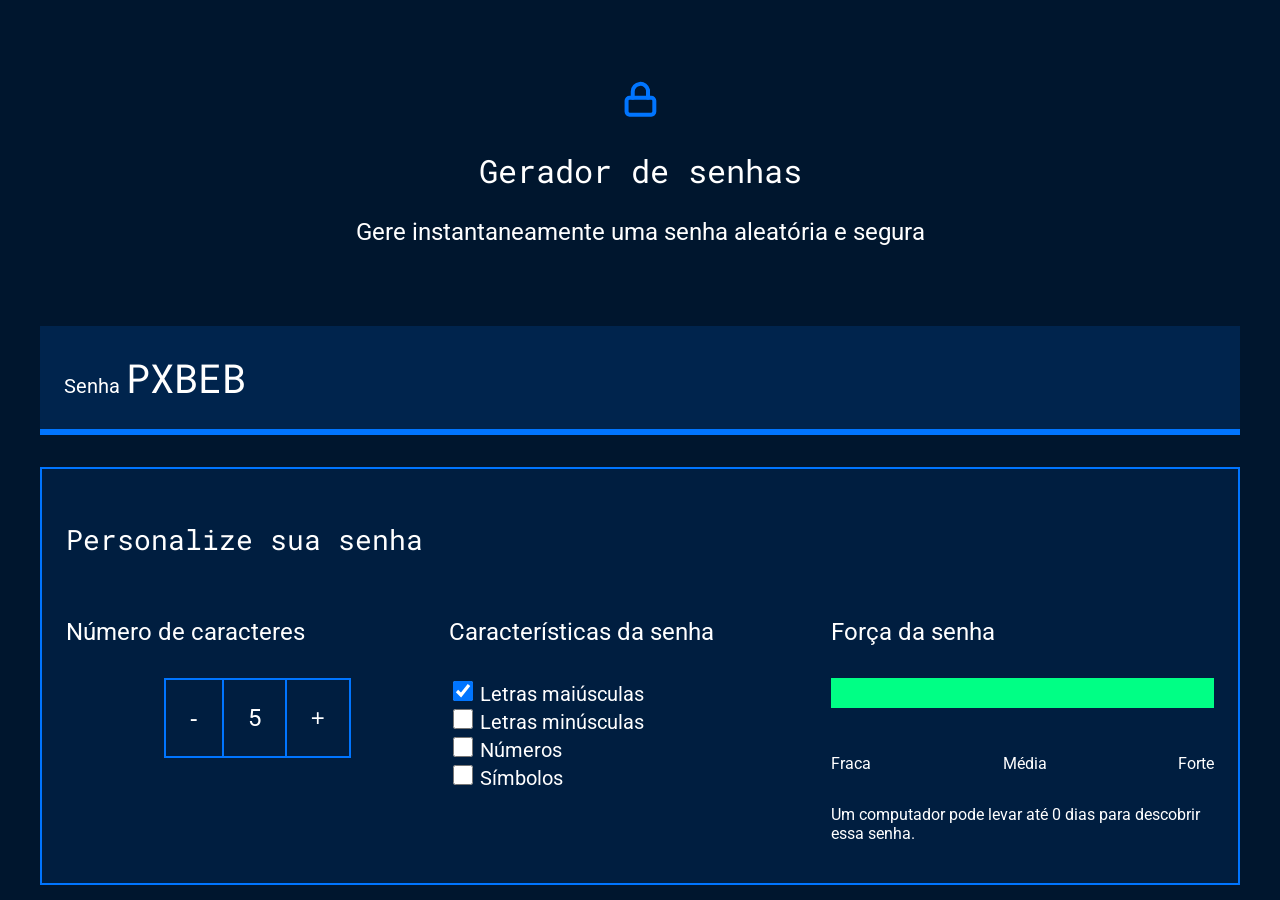
<file: index.html>
<!DOCTYPE html>
<html lang="pt-br">

<head>
    <meta charset="UTF-8">
    <meta name="viewport" content="width=device-width, initial-scale=1.0">
    <title>Gerador de senha</title>
    <link rel="stylesheet" href="style.css">
</head>

<body>
    <section class="conteudo">
        <div class="conteudo-titulo">
            <img src="unlock (3) (1).svg" alt="cadeado fechado">
            <h2 class="titulo-principal">Gerador de senhas</h2>
            <h3 class="titulo-secundario">Gere instantaneamente uma senha aleatória e segura</h3>
        </div>
        <div class="conteudo-senha">
            <label for="senha">Senha</label>
            <input name="senha" type="text" id="campo-senha" readonly>
        </div>
        <div class="parametro">
            <h3 class="parametro-titulo">Personalize sua senha</h3>
            <div class="parametro-coluna__senha">
                <div class="parametro-senha">
                    <h4 class="parametro-senha__titulo">Número de caracteres</h4>
                    <div class="parametro-senha-botoes">
                        <button class="parametro-senha__botao">-</button>
                        <p class="parametro-senha__texto">5</p>
                        <button class="parametro-senha__botao">+</button>
                    </div>
                </div>
                <div class="parametro-senha">
                    <h4 class="parametro-senha__titulo">Características da senha</h4>
                    <div class="parametro-senha-checkbox">
                        <input name="maiusculo" type="checkbox" class="checkbox" checked>
                        <label for="maiusculo">Letras maiúsculas</label>
                    </div>
                    <div class="parametro-senha-checkbox">
                        <input name="minusculo" type="checkbox" class="checkbox">
                        <label for="minusculo">Letras minúsculas</label>
                    </div>
                    <div class="parametro-senha-checkbox">
                        <input name="numero" type="checkbox" class="checkbox">
                        <label for="numero">Números</label>
                    </div>
                    <div class="parametro-senha-checkbox">
                        <input name="simbolo" type="checkbox" class="checkbox">
                        <label for="simbolo">Símbolos</label>
                    </div>
                </div>
                <div class="parametro-senha">
                    <h4 class="parametro-senha__titulo">Força da senha</h4>
                    <div class="barra"></div>
                    <div class="forca fraca"></div>
                    <div class="parametro-senha-textos">
                        <p>Fraca</p>
                        <p>Média</p>
                        <p>Forte</p>
                    </div>
                     <p class="entropia"></p>
                </div>
            </div>
        </div>
    </section>
    <script src="main.js"></script>
</body>

</html>
</file>
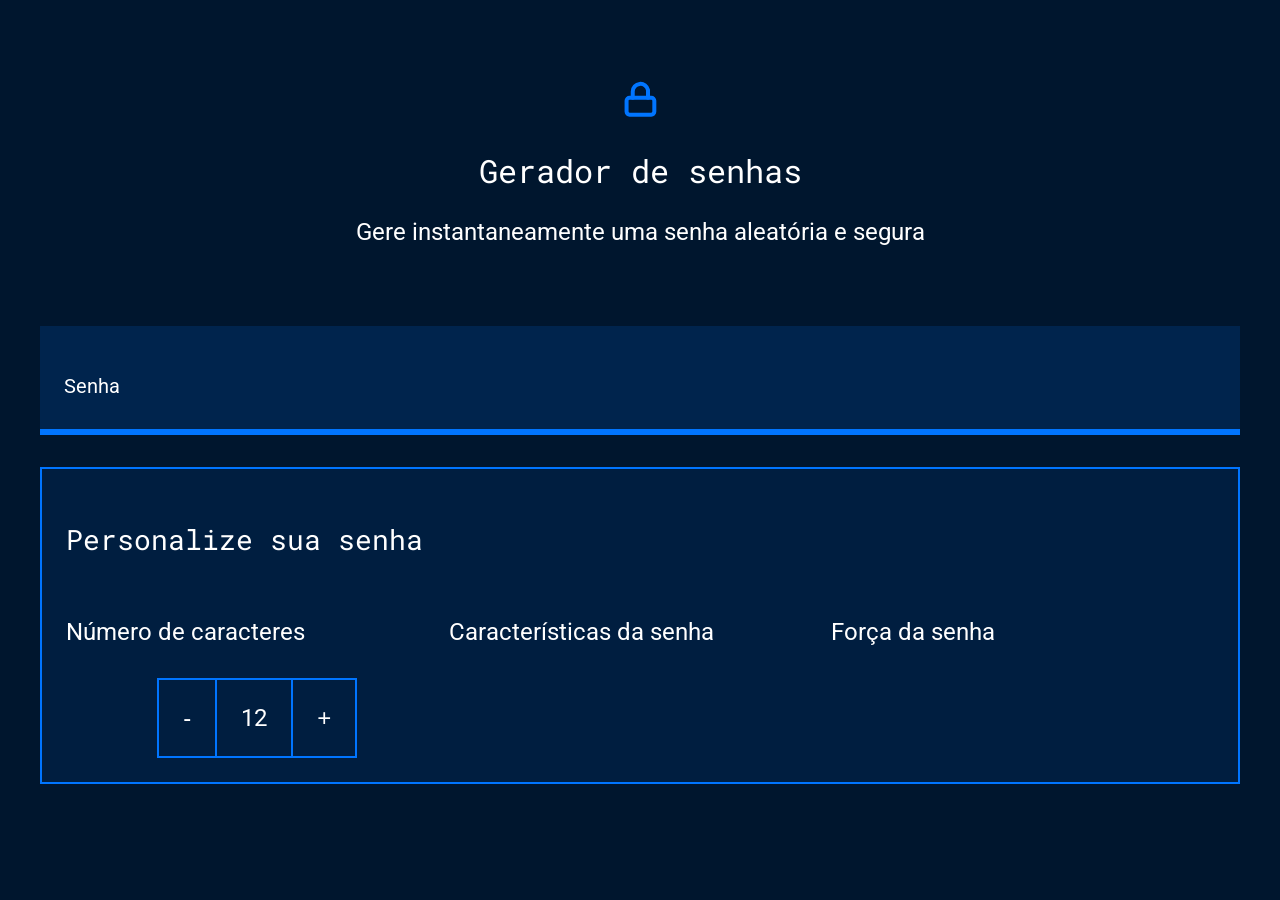
<file: index2.html>
<!DOCTYPE html>
<html lang="en">
<head>
    <meta charset="UTF-8">
    <meta name="viewport" content="width=device-width, initial-scale=1.0">
    <link rel="stylesheet" href="style.css">
    <title>Programando senhas seguras</title>
</head>
<body>
    <section class="conteudo">
        <div class="conteudo-titulo">
 <img src="unlock (3) (1).svg" alt="cadeado fechado">
    <h2 class="titulo-principal">Gerador de senhas</h2>
    <h3 class="titulo-secundario">Gere instantaneamente uma senha aleatória e segura</h3>   
 </div>
        <div class="conteudo-senha">
            <label for="senha">Senha</label>
            <input name="senha" type="text" id="campo-senha">
        </div>
    <div class="parametro">
            <h3 class="parametro-titulo">Personalize sua senha</h3>
            <div class="parametro-coluna__senha">
                <div class="parametro-senha">
                    <h4 class="parametro-senha__titulo">Número de caracteres</h4>
                    <div class="parametro-senha-botoes">
                        <button class="parametro-senha__botao">-</button>
                        <p class="parametro-senha__texto">12</p>
                        <button class="parametro-senha__botao">+</button>
                    </div>
                </div>               
                <div class="parametro-senha">
                    <h4 class="parametro-senha__titulo">Características da senha</h4>
                </div>
                <div class="parametro-senha">
                    <h4 class="parametro-senha__titulo">Força da senha</h4>
                </div>
            </div>
        </div>
    </section>    
</body>
</html>
</file>
<file: style.css>
@import url('https://fonts.googleapis.com/css2?family=Roboto&family=Roboto+Mono&display=swap');

:root {
    --branco: white;
    --cor-de-fundo: #00162E;
    --fundo-senha: #00244D;
    --fundo-texto: #001E40;
    --borda: #0075FF;
    --roboto: 'Roboto', sans-serif;
    --roboto-mono: 'Roboto Mono', monospace;
}

* {
    font-weight: 400;
}

body {
    color: var(--branco);
    background-color: var(--cor-de-fundo);
    font-family: var(--roboto);
}

.titulo-principal {
    font-family: var(--roboto-mono);
    font-size: 32px;
}

.titulo-secundario {
    font-size: 24px;
}

.conteudo-titulo {
    text-align: center;
    margin-top: 80px;
}

.conteudo-senha {
    margin-top: 80px;
    background: var(--fundo-senha);
    padding: 24px;
    border-bottom: 6px solid var(--borda);
}

#campo-senha {
    background-color: var(--fundo-senha);
    border: none;
    color: var(--branco);
    font-family: var(--roboto-mono);
    font-size: 40px;
    width: 70%;
}

#campo-senha:focus {
    outline: none;
}

.conteudo {
    max-width: 1200px;
    margin: 0 auto;
}

.parametro {
    background-color: var(--fundo-texto);
    border: 2px solid var(--borda);
    margin-top: 32px;
    padding: 24px;
}

.parametro-titulo {
    font-family: var(--roboto-mono);
    font-size: 28px;
}

.parametro-senha__titulo {
    font-size: 24px;
}

.parametro-coluna__senha {
    display: flex;
    flex-direction: column;
    justify-content: center;
}

.parametro-senha {
    width: 50%;
    margin: 0 auto;
}

.parametro-senha-botoes {
    display: flex;
    justify-content: center;
}

.parametro-senha__botao {
    background-color: var(--fundo-texto);
    color: var(--branco);
    border: 2px solid var(--borda);
    padding: 24px;
    font-size: 24px;
    cursor: pointer;
}

.parametro-senha__texto {
    padding: 24px;
    border-top: 2px solid var(--borda);
    border-bottom: 2px solid var(--borda);
    margin: 0;
    font-size: 24px;
}

label {
    font-size: 20px;
}

.checkbox {
    width: 20px;
    height: 20px;
    cursor: pointer;
}

.barra {
    background-color: var(--fundo-senha);
    height: 30px;
    width: 100%;
}

.forca {
    height: 30px;
    position: relative;
    bottom: 30px;
}

.fraca {
    width: 25%;
    background-color: #E71B32;
}

.media {
    background-color: #FAF408;
    width: 50%;
}

.forte {
    background-color: #00FF85;
    width: 100%;
}

.parametro-senha-textos {
    display: flex;
    justify-content: space-between;
}


@media screen and (min-width: 768px) {
    .parametro-coluna__senha {
        flex-direction: row;
    }
}
</file>
